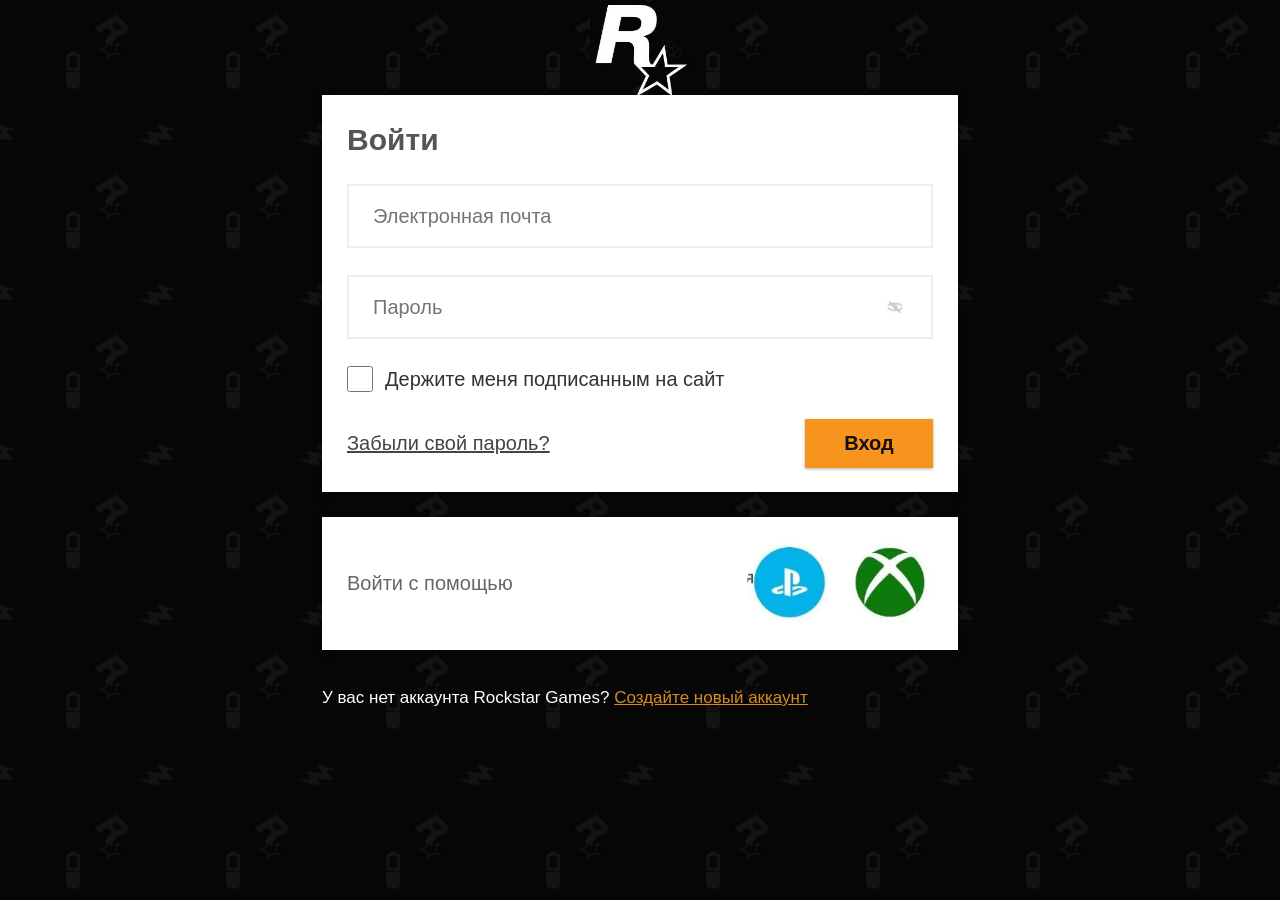
<file: Homework_3/index.html>
<!DOCTYPE html>
<html lang="ru">
<head>
    <meta charset="UTF-8">
    <meta name="viewport" content="width=device-width, initial-scale=1.0">

    <title>Rockstar Games - Войти</title>

    <link rel="stylesheet" href="style.css">
</head>

<body>

    <main class="page">

        <!-- Rockstar logo -->
        <div class="rockstar-logo">
            <img src="img/rockstar-logo.jpg" alt="Rockstar Games">
        </div>

        <!-- Login block -->
        <section class="login-box">

            <h1>Войти</h1>

            <form class="login-form">

    <!-- EMAIL -->
    <div class="field">

        <div class="input-box">
            <input
                type="email"
                placeholder="Электронная почта"
                required
            >
        </div>

        <div class="error-message">
            Адрес электронной почты недействителен.
            Пожалуйста, введите действительный адрес электронной почты
            в соответствующее поле.
        </div>

    </div>

    <!-- PASSWORD -->
    <div class="field">

        <div class="input-box password-box">

            <input
                type="password"
                placeholder="Пароль"
                required
            >

            <img
                class="password-eye"
                src="img/password-eye.jpg"
                alt="Показать пароль"
            >

        </div>

        <div class="error-message">
            Требуется пароль. Пожалуйста, введите пароль
            в соответствующее поле.
        </div>

    </div>

    <!-- REMEMBER -->
    <label class="remember">

        <input type="checkbox">

        <span>Держите меня подписанным на сайт</span>

    </label>

    <!-- BOTTOM -->
    <div class="login-bottom">

        <a href="#" class="forgot">
            Забыли свой пароль?
        </a>

        <button type="submit">
            Вход
        </button>

    </div>

</form>

        </section>

        <!-- Social login -->
        <section class="social-box">

            <span>Войти с помощью</span>

            <div class="social-icons">

                <img
                    src="img/playstation.jpg"
                    alt="PlayStation"
                >

                <img
                    src="img/xbox.jpg"
                    alt="Xbox"
                >

            </div>

        </section>

        <!-- Create account -->
        <div class="create-account">

            <span>У вас нет аккаунта Rockstar Games?</span>

            <a href="#">
                Создайте новый аккаунт
            </a>

        </div>

    </main>

</body>
</html>
</file>
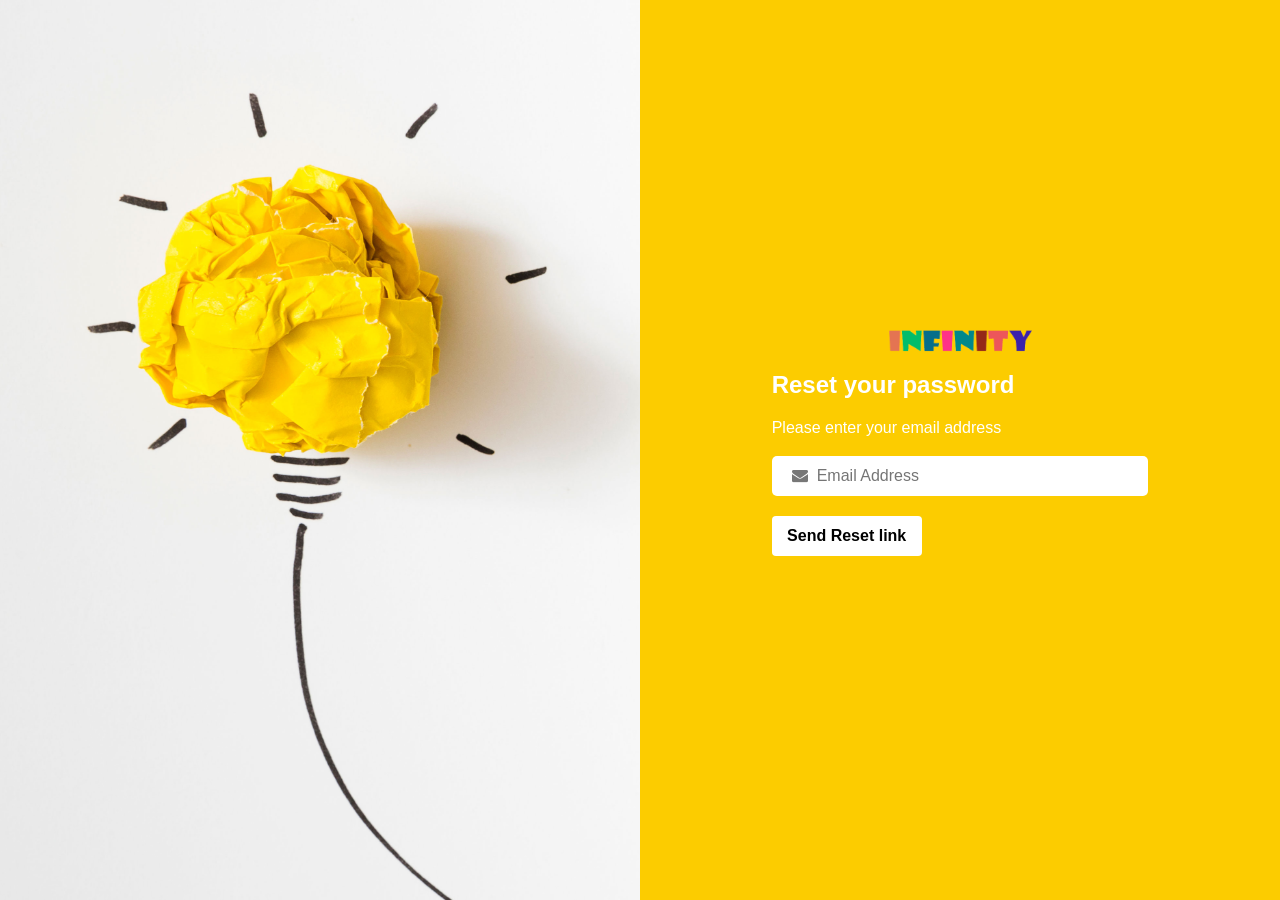
<file: Homework_4/static/forget.html>
<!DOCTYPE html>
<html>
<head>
	<title>Forget Form</title>
	<meta charset="utf-8">
	<meta name="viewport" content="width=device-width, initial-scale=1, shrink-to-fit=no">
	<link rel="stylesheet" type="text/css" href="style.css">
	<link rel="stylesheet" href="https://stackpath.bootstrapcdn.com/bootstrap/4.3.1/css/bootstrap.min.css">
	<script src="https://code.jquery.com/jquery-3.3.1.slim.min.js"></script>
	<link href="https://stackpath.bootstrapcdn.com/font-awesome/4.7.0/css/font-awesome.min.css" rel="stylesheet">
</head>
<body>
	<div class="container-fluid">
		<div class="row">
			<div class="col-lg-6 col-md-6 d-none d-md-block image-container"></div>

			<div class="col-lg-6 col-md-6 form-container">
				<div class="col-lg-8 col-md-12 col-sm-9 col-xs-12 form-box">
					<div class="text-center logo mb-3">
						<img src="image/logo.png" width="150px">
					</div>
					<div class=" reset-form d-block">
						<form class="reset-password-form">
							<h4 class="mb-3">Reset your password</h4>
							<p class="mb-3 text-white">Please enter your email address</p>
							<div class="form-input">
								<span><i class="fa fa-envelope"></i></span>
								<input type="email" placeholder="Email Address" required>
							</div>
							<div class="mb-3">
								<button class="btn" type="submit">Send Reset link</button>
							</div>
						</form>
					</div>
					<div class="reset-confirmation d-none">
						<div class="mb-4">
							<h4 class="mb-3">Link was send</h4>
							<h6 class="text-white">Please check your inbox</h6>
						</div>
						<div>
							<a href="login.html">
								<button type="submit" class="btn">Login Now</button>
							</a>
						</div>
					</div>
				</div>
			</div>
		</div>
	</div>

	<script type="text/javascript">
		function PasswordReset(){
			$('form.reset-password-form').on('submit', function(e){
				e.preventDefault();
				$('.reset-form').removeClass('d-block').addClass('d-none');

				$('.reset-confirmation').addClass('d-block');
			});
		}

		window.addEventListener('load', function(){
			PasswordReset();
		})
	</script>
</body>
</html>
</file>
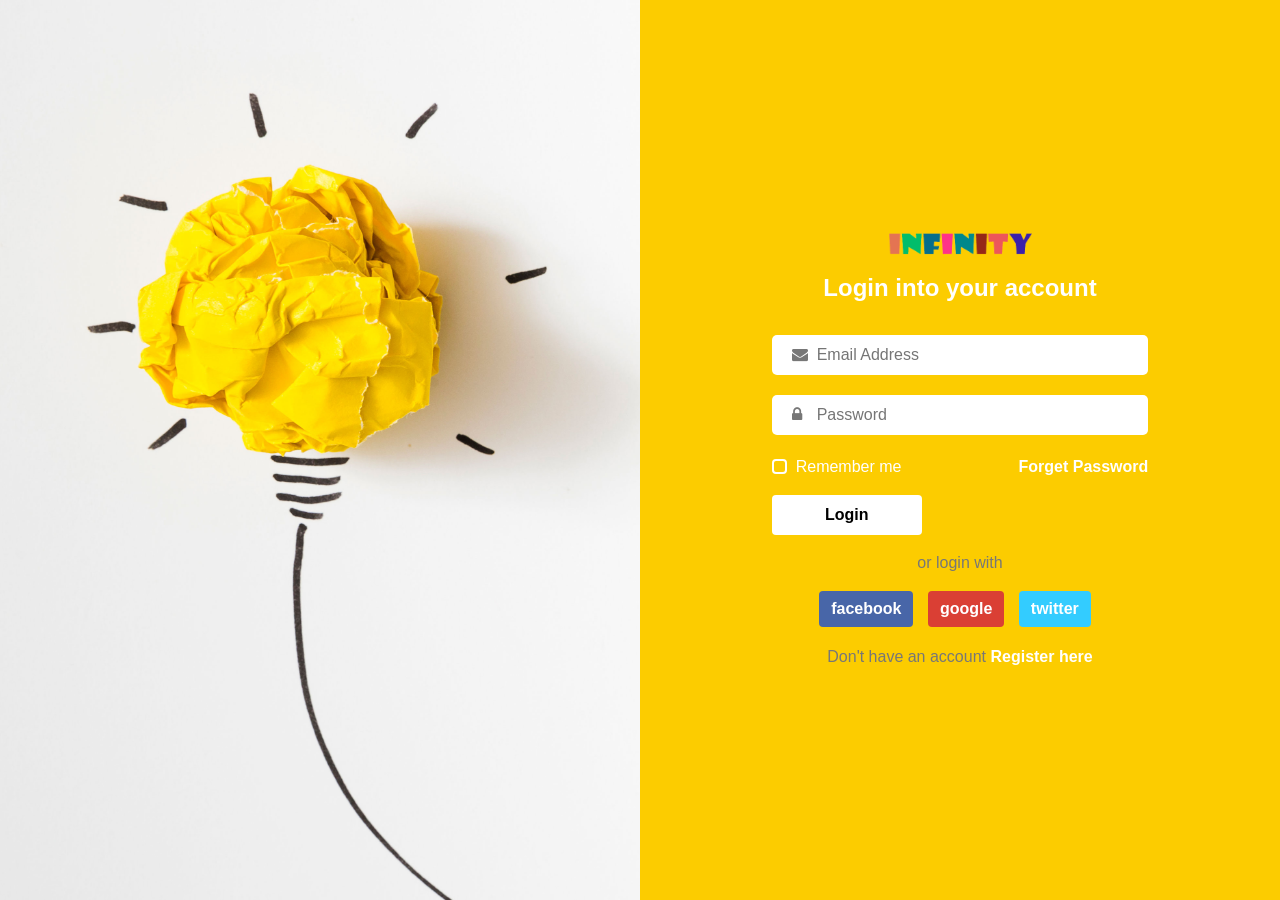
<file: Homework_4/static/login.html>
<!DOCTYPE html>
<html>
<head>
	<title>Login Form</title>
	<meta charset="utf-8">
	<meta name="viewport" content="width=device-width, initial-scale=1, shrink-to-fit=no">
	<link rel="stylesheet" type="text/css" href="style.css">
	<link rel="stylesheet" href="https://stackpath.bootstrapcdn.com/bootstrap/4.3.1/css/bootstrap.min.css">
	<script src="https://code.jquery.com/jquery-3.3.1.slim.min.js"></script>
	<link href="https://stackpath.bootstrapcdn.com/font-awesome/4.7.0/css/font-awesome.min.css" rel="stylesheet">
</head>
<body>
	<div class="container-fluid">
		<div class="row">
			<div class="col-lg-6 col-md-6 d-none d-md-block image-container"></div>

			<div class="col-lg-6 col-md-6 form-container">
				<div class="col-lg-8 col-md-12 col-sm-9 col-xs-12 form-box text-center">
					<div class="logo mb-3">
						<img src="image/logo.png" width="150px">
					</div>
					<div class="heading mb-4">
						<h4>Login into your account</h4>
					</div>
					<form method="POST" action="auth/login">
						<div class="form-input">
							<span><i class="fa fa-envelope"></i></span>
							<input type="email" name="email" placeholder="Email Address" required>
						</div>
						<div class="form-input">
							<span><i class="fa fa-lock"></i></span>
							<input type="password" name="password" placeholder="Password" required>
						</div>
						<div class="row mb-3">
							<div class="col-6 d-flex">
								<div class="custom-control custom-checkbox">
									<input type="checkbox" class="custom-control-input" id="cb1">
									<label class="custom-control-label text-white" for="cb1">Remember me</label>
								</div>
							</div>
							<div class="col-6 text-right">
								<a href="forget.html" class="forget-link">Forget Password</a>
							</div>
						</div>
						<div class="text-left mb-3">
							<button type="submit" class="btn">Login</button>
						</div>
						<div class="text-center mb-2">
							<div class="mb-3" style="color: #777">or login with</div>

							<a href="" class="btn btn-social btn-facebook">facebook</a>

							<a href="" class="btn btn-social btn-google">google</a>

							<a href="" class="btn btn-social btn-twitter">twitter</a>
						</div>
						<div style="color: #777">Don't have an account
							<a href="register.html" class="register-link">Register here</a>
						</div>
					</form>
				</div>
			</div>
		</div>
	</div>
</body>
</html>
</file>
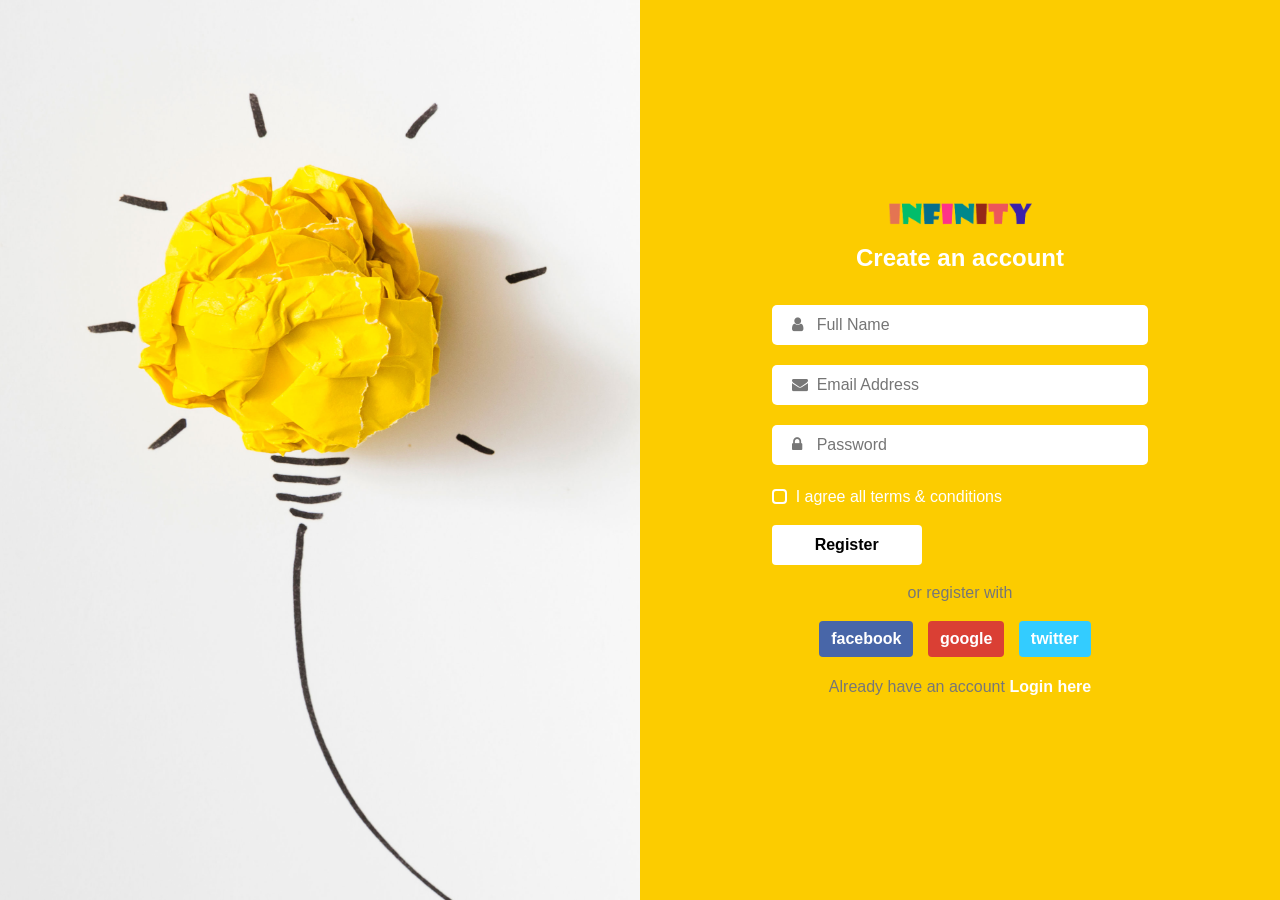
<file: Homework_4/static/register.html>
<!DOCTYPE html>
<html>
<head>
	<title>Register Form</title>
	<meta charset="utf-8">
	<meta name="viewport" content="width=device-width, initial-scale=1, shrink-to-fit=no">
	<link rel="stylesheet" type="text/css" href="style.css">
	<link rel="stylesheet" href="https://stackpath.bootstrapcdn.com/bootstrap/4.3.1/css/bootstrap.min.css">
	<script src="https://code.jquery.com/jquery-3.3.1.slim.min.js"></script>
	<link href="https://stackpath.bootstrapcdn.com/font-awesome/4.7.0/css/font-awesome.min.css" rel="stylesheet">
</head>
<body>
	<div class="container-fluid">
		<div class="row">
			<div class="col-lg-6 col-md-6 d-none d-md-block image-container"></div>

			<div class="col-lg-6 col-md-6 form-container">
				<div class="col-lg-8 col-md-12 col-sm-9 col-xs-12 form-box text-center">
					<div class="logo mb-3">
						<img src="image/logo.png" width="150px">
					</div>
					<div class="heading mb-4">
						<h4>Create an account</h4>
					</div>
					<form>
						<div class="form-input">
							<span><i class="fa fa-user"></i></span>
							<input type="text" placeholder="Full Name" required>
						</div>
						<div class="form-input">
							<span><i class="fa fa-envelope"></i></span>
							<input type="email" placeholder="Email Address" required>
						</div>
						<div class="form-input">
							<span><i class="fa fa-lock"></i></span>
							<input type="password" placeholder="Password" required>
						</div>
						<div class="row mb-3">
							<div class="col-12 d-flex">
								<div class="custom-control custom-checkbox">
									<input type="checkbox" class="custom-control-input" id="cb1">
									<label class="custom-control-label text-white" for="cb1">I agree all terms & conditions</label>
								</div>
							</div>
						</div>
						<div class="text-left mb-3">
							<button type="submit" class="btn">Register</button>
						</div>
						<div class="text-center mb-2">
							<div class="mb-3" style="color: #777">or register with</div>

							<a href="" class="btn btn-social btn-facebook">facebook</a>

							<a href="" class="btn btn-social btn-google">google</a>

							<a href="" class="btn btn-social btn-twitter">twitter</a>
						</div>
						<div style="color: #777">Already have an account
							<a href="login.html" class="login-link">Login here</a>
						</div>
					</form>
				</div>
			</div>
		</div>
	</div>
</body>
</html>
</file>
<file: Homework_3/style.css>
* {
    margin: 0;
    padding: 0;
    box-sizing: border-box;
}

html,
body {
    width: 100%;
    min-height: 100%;
}

body {
    font-family: Arial, Helvetica, sans-serif;

    background-color: #050505;

    color: #333;
}

/* =========================
   PAGE
========================= */

.page {
    min-height: 100vh;

    display: flex;
    flex-direction: column;
    align-items: center;

    padding-top: 0;

    background-color: #050505;

    /*
       Здесь будет твоя картинка
       с узором Rockstar
    */
    background-image: url("img/background-pattern.jpg");
    background-repeat: repeat;
    background-position: center top;
}

/* =========================
   ROCKSTAR LOGO
========================= */

.rockstar-logo {
    width: 110px;
    height: 95px;

    display: flex;
    justify-content: center;
    align-items: flex-start;

    overflow: hidden;

    margin-bottom: 0;
}

.rockstar-logo img {
    width: 100px;
    height: auto;

    display: block;
}

/* =========================
   LOGIN BOX
========================= */

.login-box {
    width: 636px;
    max-width: calc(100% - 30px);

    min-height: 392px;

    background: #ffffff;

    padding: 28px 25px 24px;

    box-shadow: 0 1px 5px rgba(0, 0, 0, 0.5);
}

.login-box h1 {
    margin-bottom: 27px;

    font-size: 30px;
    font-weight: 600;

    color: #555;
}

/* =========================
   INPUTS
========================= */

.input-box {
    position: relative;

    width: 100%;
    height: 64px;

    margin-bottom: 25px;
}

.input-box input {
    width: 100%;
    height: 100%;

    padding: 0 24px;

    border: 2px solid #eeeeee;

    background: #ffffff;

    color: #444;

    font-size: 20px;

    outline: none;
}

.input-box input:focus {
    border-color: #59a5ca;
}

/* Password */

.password-box {
    margin-bottom: 24px;
}

.password-box input {
    padding-right: 65px;
}

.password-eye {
    position: absolute;

    right: 27px;
    top: 50%;

    transform: translateY(-50%);

    width: 22px;
    height: 22px;

    object-fit: contain;

    opacity: 0.65;
}

/* Поле и сообщение об ошибке */

.field {
    width: 100%;
    margin-bottom: 27px;
}

.error-message {
    display: none;

    width: 100%;

    padding: 11px 25px 13px;

    background: #d00000;
    color: white;

    font-size: 18px;
    line-height: 1.45;
}

/* Красная рамка неправильного поля */

.field:has(input:invalid:not(:placeholder-shown)) .input-box input {
    border-color: #a83232;
}

/* Показываем ошибку */

.field:has(input:invalid:not(:placeholder-shown)) .error-message {
    display: block;
}
/* =========================
   REMEMBER
========================= */

.remember {
    display: flex;
    align-items: center;

    gap: 12px;

    margin-bottom: 27px;

    font-size: 20px;

    color: #333;

    cursor: pointer;
}

.remember input {
    width: 26px;
    height: 26px;

    margin: 0;

    cursor: pointer;
}

/* =========================
   LOGIN BOTTOM
========================= */

.login-bottom {
    display: flex;
    justify-content: space-between;
    align-items: center;
}

.forgot {
    font-size: 20px;

    color: #444;

    text-decoration: underline;
}

.login-bottom button {
    width: 128px;
    height: 49px;

    border: none;

    background: #f7941d;

    color: #111;

    font-size: 20px;
    font-weight: 600;

    cursor: pointer;

    box-shadow: 0 1px 3px rgba(0, 0, 0, 0.3);
}

.login-bottom button:hover {
    background: #ff9f20;
}

/* =========================
   SOCIAL BOX
========================= */

.social-box {
    width: 636px;
    max-width: calc(100% - 30px);

    height: 133px;

    margin-top: 25px;

    padding: 20px 25px;

    display: flex;
    align-items: center;
    justify-content: space-between;

    background: #ffffff;

    box-shadow: 0 1px 5px rgba(0, 0, 0, 0.5);
}

.social-box > span {
    font-size: 20px;

    color: #666;
}

.social-icons {
    display: flex;
    align-items: center;

    gap: 18px;
}

.social-icons img {
    width: 84px;
    height: 84px;

    object-fit: contain;

    border-radius: 50%;
}

/* =========================
   CREATE ACCOUNT
========================= */

.create-account {
    width: 636px;
    max-width: calc(100% - 30px);

    margin-top: 38px;
    margin-bottom: 15px;

    text-align: left;

    font-size: 17px;

    color: #ffffff;
}

.create-account a {
    color: #d58b21;

    text-decoration: underline;
}

.create-account a:hover {
    color: #f0a329;
}

/* =========================
   MOBILE
========================= */

@media (max-width: 700px) {

    .page {
        padding-top: 0;
    }

    .rockstar-logo {
        height: 80px;
    }

    .rockstar-logo img {
        width: 85px;
    }

    .login-box {
        padding: 25px 20px;

        min-height: auto;
    }

    .login-box h1 {
        font-size: 27px;
    }

    .input-box {
        height: 56px;
    }

    .input-box input {
        font-size: 17px;
    }

    .remember {
        font-size: 17px;
    }

    .remember input {
        width: 23px;
        height: 23px;
    }

    .login-bottom {
        align-items: flex-end;

        gap: 15px;
    }

    .forgot {
        font-size: 17px;
    }

    .login-bottom button {
        width: 110px;
        height: 46px;

        font-size: 18px;
    }

    .social-box {
        height: auto;

        min-height: 110px;

        padding: 18px 20px;
    }

    .social-box > span {
        font-size: 17px;
    }

    .social-icons img {
        width: 65px;
        height: 65px;
    }

    .create-account {
        font-size: 14px;

        line-height: 1.5;
    }
}

/* =========================
   SMALL PHONE
========================= */

@media (max-width: 450px) {

    .login-bottom {
        flex-direction: column;

        align-items: stretch;
    }

    .login-bottom button {
        align-self: flex-end;
    }

    .social-box {
        flex-direction: column;

        gap: 15px;

        align-items: flex-start;
    }

    .create-account {
        text-align: center;
    }
}
</file>
<file: Homework_4/static/style.css>
.image-container{
    background: url('image/bg.jpg') center no-repeat;
    background-size: cover;
    height: 100vh;
}

.form-container{
    background-color: #fccc00;
    display: flex;
    justify-content: center;
}

.form-box{
    display: flex;
    flex-direction: column;
    justify-content: center;
    min-height: 100vh;
}

.form-box h4{
    font-weight: bold;
    color: #fff;
}

.form-box .form-input{
    position: relative;
}

.form-box .form-input input{
    width: 100%;
    height: 40px;
    margin-bottom: 20px;
    border:none;
    border-radius: 5px;
    outline: none;
    background: white;
    padding-left: 45px;
}

.form-box .form-input span{
    position: absolute;
    top: 8px;
    padding-left: 20px;
    color: #777;
}

.form-box .form-input input::placeholder{
    padding-left: 0px;
}

.form-box .form-input input:focus,
.form-box .form-input input:valid{
    border-bottom: 2px solid #48403d;
}

.form-box input[type="checkbox"]:not(:checked) + label:before{
    background: transparent;
    border: 2px solid #fff;
    width: 15px;
    height: 15px;
}

.form-box .custom-checkbox .custom-control-input:checked ~ .custom-control-label::before{
    background-color: #48403d;
    border: 0px;
}

.forget-link, .register-link, .login-link{
    color: #fff;
    font-weight: bold;
}

.forget-link:hover, .register-link:hover, .login-link:hover{
    color: #292525;
}

.form-box button[type="submit"]{
    border: none;
    cursor: pointer;
    width: 150px;
    height: 40px;
    border-right: 5px;
    background-color: #fff;
    color: #000;
    font-weight: bold;
    transition: 0.5s;
}

.form-box button[type="submit"]:hover{
    box-shadow: 0px 9px 10px -2px rgba(0,0,0,0.55);
    -webkit-box-shadow: 0px 9px 10px -2px rgba(0,0,0,0.55);
    -moz-box-shadow: 0px 9px 10px -2px rgba(0,0,0,0.55);
}

.form-box .btn-social{
    color: #fff;
    border: 0px;
    display: inline-block;
    margin: 0px;
    margin-right: 10px;
    font-weight: bold;
    margin-bottom: 10px;
}

.form-box .btn-facebook{
    background: #4866a8;
}

.form-box .btn-google{
    background: #da3f34;
}

.form-box .btn-twitter{
    background: #33ccff;
}

.form-box .btn-facebook:hover{
    background: #3d5785;
    color: #fff;
}

.form-box .btn-google:hover{
    background: #bf3b31;
    color: #fff;
}

.form-box .btn-twitter:hover{
    background: #2eb7e5;
    color: #fff;
}
</file>
